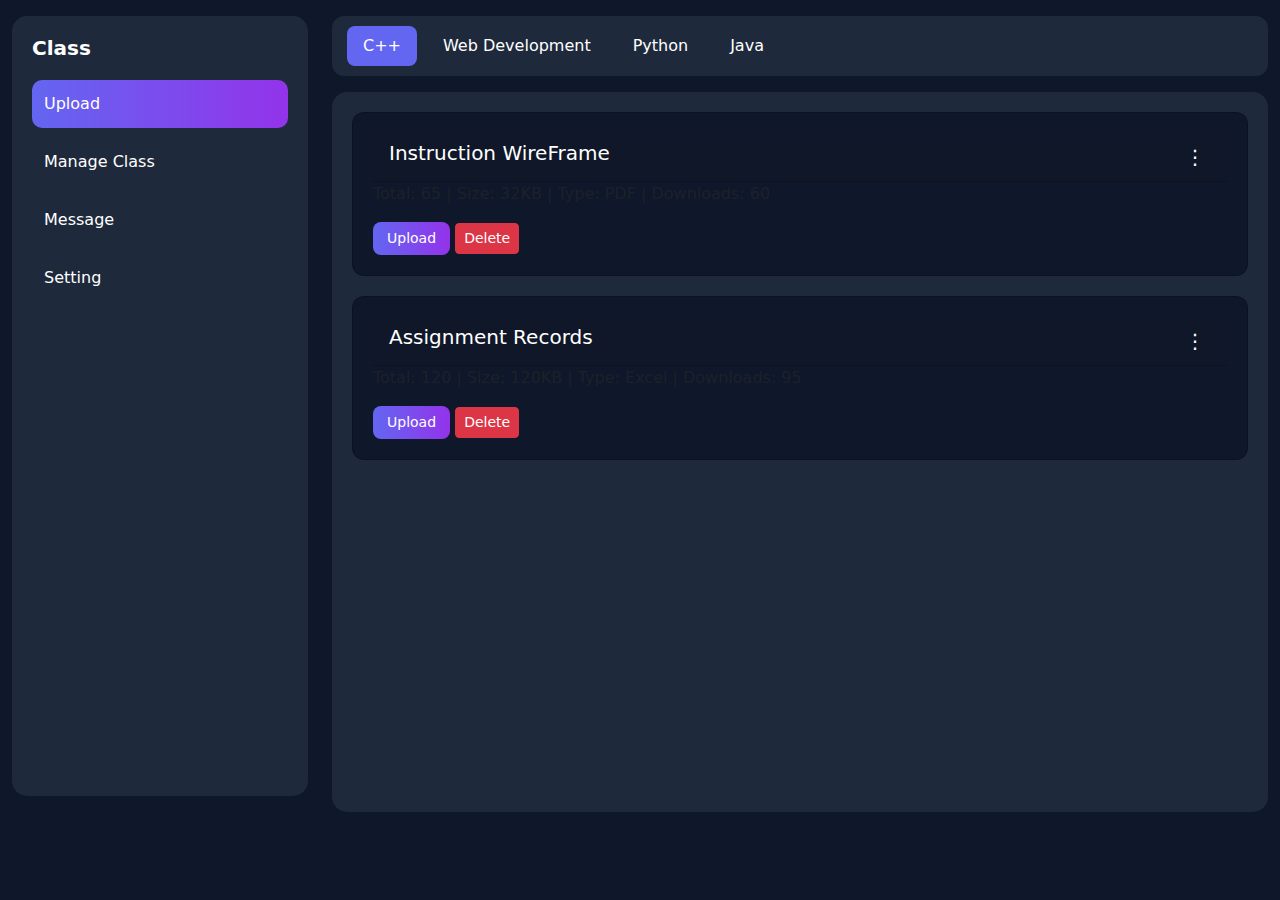
<file: faculty-index.html>
<!doctype html>
<html lang="en">
<head>
  <meta charset="utf-8">
  <meta name="viewport" content="width=device-width, initial-scale=1">
  <title>Head Of Faculty</title>
  <link href="https://cdn.jsdelivr.net/npm/bootstrap@5.3.3/dist/css/bootstrap.min.css" rel="stylesheet">
  <style>
    body {
      background: #0f172a;
      color: #fff;
      min-height: 100vh;
    }
    .sidebar {
      background: #1e293b;
      border-radius: 15px;
      padding: 20px;
      height: 100%;
    }
    .sidebar h5 {
      font-weight: 600;
      margin-bottom: 20px;
    }
    .sidebar .nav-link {
      color: #fff;
      padding: 12px;
      border-radius: 10px;
      margin-bottom: 10px;
    }
    .sidebar .nav-link:hover, .sidebar .nav-link.active {
      background: linear-gradient(90deg, #6366f1, #9333ea);
      color: #fff;
    }
    .tabs {
      background: #1e293b;
      border-radius: 12px;
      padding: 10px;
    }
    .tabs .nav-link {
      color: #fff;
      border-radius: 8px;
      margin: 0 5px;
    }
    .tabs .nav-link.active {
      background: #6366f1;
    }
    .content-area {
      background: #1e293b;
      border-radius: 15px;
      padding: 20px;
      min-height: 80vh;
    }
    .card {
      background: #0f172a;
      border-radius: 12px;
      padding: 20px;
      margin-bottom: 20px;
      color: #fff;
    }
    .menu-btn {
      cursor: pointer;
      font-size: 20px;
      background: none;
      border: none;
      color: #fff;
    }
    .popup {
      display: none;
      position: fixed;
      top: 50%;
      left: 50%;
      transform: translate(-50%, -50%);
      background: #1e293b;
      padding: 20px;
      border-radius: 12px;
      z-index: 1000;
      width: 400px;
      color: white;
    }
    .popup.active {
      display: block;
    }
    .overlay {
      display: none;
      position: fixed;
      top: 0;
      left: 0;
      width: 100%;
      height: 100%;
      background: rgba(0,0,0,0.5);
      z-index: 999;
    }
    .overlay.active {
      display: block;
    }
    .btn-custom {
      background: linear-gradient(90deg, #6366f1, #9333ea);
      border: none;
      color: #fff;
      border-radius: 8px;
      padding: 6px 14px;
    }
    .btn-custom:hover {
      opacity: 0.9;
    }
  </style>
</head>
<body>
  <div class="container-fluid py-3">
    <div class="row">
      <!-- Sidebar -->
      <div class="col-12 col-md-3 mb-3">
        <div class="sidebar h-100">
          <h5>Class</h5>
          <a href="#" class="nav-link active">Upload</a>
          <a href="faculty-manage-class.html" class="nav-link">Manage Class</a>
          <a href="faculty-messages.html" class="nav-link">Message</a>
          <a href="faculty-settings.html" class="nav-link">Setting</a>
        </div>
      </div>

      <!-- Main content -->
      <div class="col-12 col-md-9">
        <ul class="nav nav-pills tabs mb-3">
          <li class="nav-item"><a class="nav-link active" href="#">C++</a></li>
          <li class="nav-item"><a class="nav-link" href="#">Web Development</a></li>
          <li class="nav-item"><a class="nav-link" href="#">Python</a></li>
          <li class="nav-item"><a class="nav-link" href="#">Java</a></li>
        </ul>

        <div class="content-area">
          <!-- Card Example -->
          <div class="card" id="instructionCard">
            <div class="card-header d-flex justify-content-between align-items-center">
              <h5>Instruction WireFrame</h5>
              <button class="menu-btn" onclick="openPopup()">⋮</button>
            </div>
            <div class="card-content">
              <p class="text-muted">Total: 65 | Size: 32KB | Type: PDF | Downloads: 60</p>
              <div class="mt-2">
                <button class="btn btn-custom btn-sm" onclick="uploadFile()">Upload</button>
                <button class="btn btn-danger btn-sm" onclick="deleteCard(this)">Delete</button>
              </div>
            </div>
          </div>

          <!-- Another Card -->
          <div class="card">
            <div class="card-header d-flex justify-content-between align-items-center">
              <h5>Assignment Records</h5>
              <button class="menu-btn" onclick="openPopup()">⋮</button>
            </div>
            <div class="card-content">
              <p class="text-muted">Total: 120 | Size: 120KB | Type: Excel | Downloads: 95</p>
              <div class="mt-2">
                <button class="btn btn-custom btn-sm" onclick="uploadFile()">Upload</button>
                <button class="btn btn-danger btn-sm" onclick="deleteCard(this)">Delete</button>
              </div>
            </div>
          </div>
        </div>
      </div>
    </div>
  </div>

  <!-- Popup -->
  <div class="overlay" id="overlay" onclick="closePopup()"></div>
  <div class="popup" id="popup">
    <h6>File Details</h6>
    <p><strong>Total:</strong> 65</p>
    <p><strong>Size:</strong> 32KB</p>
    <p><strong>Type:</strong> PDF</p>
    <p><strong>Downloads:</strong> 60</p>
    <input type="file" id="fileInput" hidden>   
    <button class="btn btn-secondary btn-sm mt-2" onclick="closePopup()">Close</button>
  </div>

  <script src="https://cdn.jsdelivr.net/npm/bootstrap@5.3.3/dist/js/bootstrap.bundle.min.js"></script>
  <script>
    function openPopup() {
      document.getElementById("popup").classList.add("active");
      document.getElementById("overlay").classList.add("active");
    }
    function closePopup() {
      document.getElementById("popup").classList.remove("active");
      document.getElementById("overlay").classList.remove("active");
    }
    function uploadFile() {
      document.getElementById('fileInput').click();
    }
    function deleteCard(btn) {
      btn.closest(".card").style.display = "none";
    }
  </script>
</body>
</html>
</file>
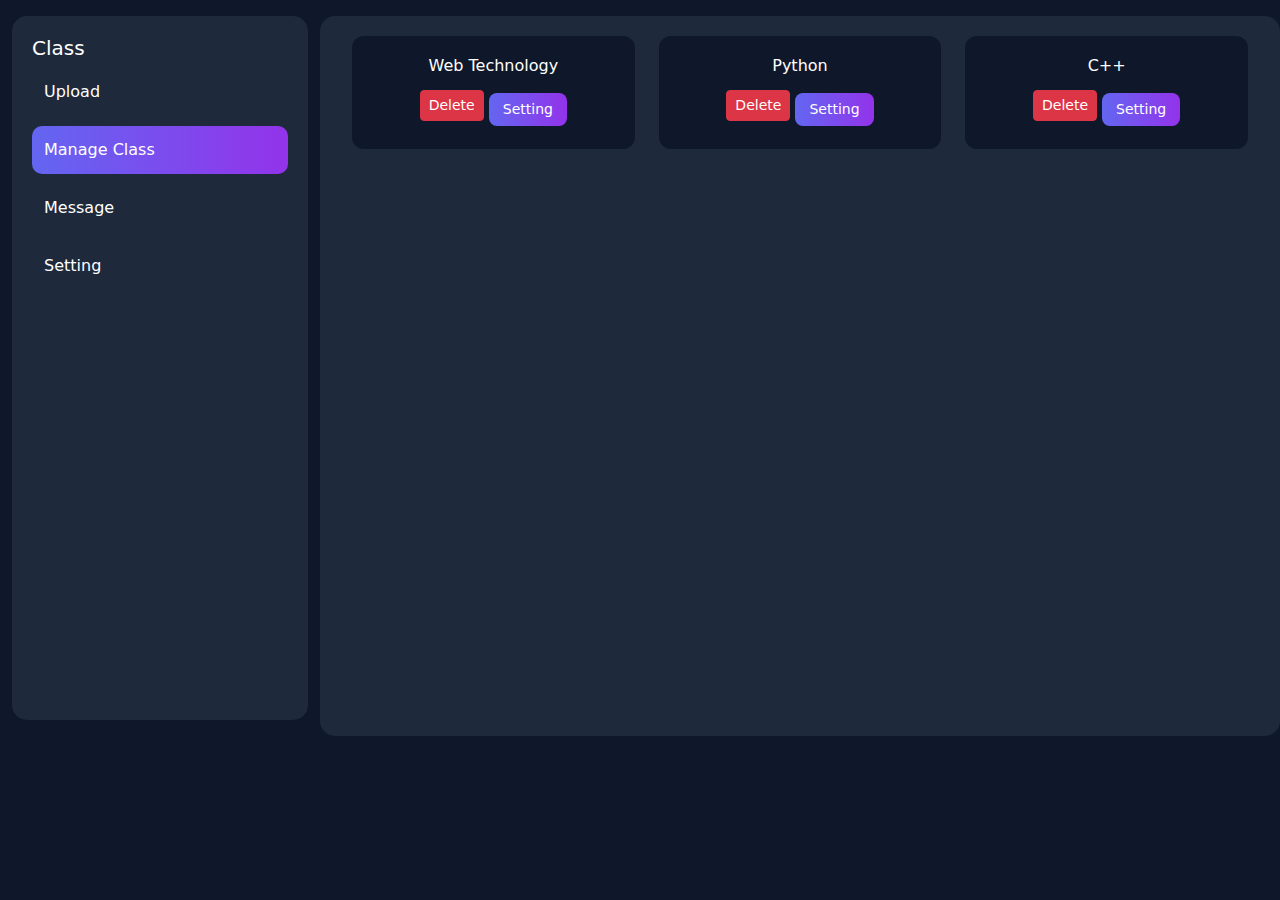
<file: faculty-manage-class.html>
<!doctype html>
<html lang="en">
<head>
  <meta charset="utf-8">
  <meta name="viewport" content="width=device-width, initial-scale=1">
  <title>Manage Class - Faculty</title>
  <link href="https://cdn.jsdelivr.net/npm/bootstrap@5.3.3/dist/css/bootstrap.min.css" rel="stylesheet">
  <style>
    body {
      background: #0f172a;
      color: #fff;
      min-height: 100vh;
    }
    .sidebar {
      background: #1e293b;
      border-radius: 15px;
      padding: 20px;
      height: 100%;
    }
    .sidebar .nav-link {
      color: #fff;
      padding: 12px;
      border-radius: 10px;
      margin-bottom: 10px;
    }
    .sidebar .nav-link:hover, .sidebar .nav-link.active {
      background: linear-gradient(90deg, #6366f1, #9333ea);
      color: #fff;
    }
    .tabs {
      background: #1e293b;
      border-radius: 12px;
      padding: 10px;
    }
    .tabs .nav-link {
      color: #fff;
      border-radius: 8px;
      margin: 0 5px;
    }
    .tabs .nav-link.active {
      background: #6366f1;
    }
    .content-area {
      background: #1e293b;
      border-radius: 15px;
      padding: 20px;
      min-height: 80vh;
    }
    .class-card {
      background: #0f172a;
      border-radius: 12px;
      padding: 20px;
      text-align: center;
      margin-bottom: 20px;
    }
    .class-card h6 {
      margin-bottom: 15px;
    }
    .btn-custom {
      background: linear-gradient(90deg, #6366f1, #9333ea);
      border: none;
      color: #fff;
      border-radius: 8px;
      padding: 6px 14px;
    }
    .btn-custom:hover {
      opacity: 0.9;
    }
    .popup {
      display: none;
      position: fixed;
      top: 50%;
      left: 50%;
      transform: translate(-50%, -50%);
      background: #1e293b;
      padding: 20px;
      border-radius: 12px;
      z-index: 1000;
      width: 400px;
      color: white;
    }
    .popup.active {
      display: block;
    }
    .overlay {
      display: none;
      position: fixed;
      top: 0;
      left: 0;
      width: 100%;
      height: 100%;
      background: rgba(0,0,0,0.5);
      z-index: 999;
    }
    .overlay.active {
      display: block;
    }
  </style>
</head>
<body>
  <div class="container-fluid py-3">
    <div class="row">
      <!-- Sidebar -->
      <div class="col-12 col-md-3 mb-3">
        <div class="sidebar h-100">
          <h5>Class</h5>
          <a href="faculty-index.html" class="nav-link">Upload</a>
          <a href="faculty-manage-class.html" class="nav-link active">Manage Class</a>
          <a href="faculty-messages.html" class="nav-link">Message</a>
          <a href="faculty-settings.html" class="nav-link">Setting</a>
        </div>
      </div>

      <!-- Main content -->
      <div class="col-12 col-md-9">
        

        <div class="content-area row">
          <!-- Example Class Card -->
          <div class="col-md-4">
            <div class="class-card">
              <h6>Web Technology</h6>
              <button class="btn btn-danger btn-sm mb-2" onclick="deleteClass(this)">Delete</button>
              <button class="btn btn-custom btn-sm" onclick="openPopup('Web Technology',65,'5 Docs')">Setting</button>
            </div>
          </div>

          <div class="col-md-4">
            <div class="class-card">
              <h6>Python</h6>
              <button class="btn btn-danger btn-sm mb-2" onclick="deleteClass(this)">Delete</button>
              <button class="btn btn-custom btn-sm" onclick="openPopup('Python',40,'10 Docs')">Setting</button>
            </div>
          </div>

          <div class="col-md-4">
            <div class="class-card">
              <h6>C++</h6>
              <button class="btn btn-danger btn-sm mb-2" onclick="deleteClass(this)">Delete</button>
              <button class="btn btn-custom btn-sm" onclick="openPopup('C++',30,'8 Docs')">Setting</button>
            </div>
          </div>
        </div>
      </div>
    </div>
  </div>

  <!-- Popup -->
  <div class="overlay" id="overlay" onclick="closePopup()"></div>
  <div class="popup" id="popup">
    <h6 id="popupTitle">Class Name</h6>
    <p><strong>Total:</strong> <span id="popupTotal">0</span></p>
    <p><strong>Uploaded:</strong> <span id="popupUploaded">0 Docs</span></p>
    <label>Change Name</label>
    <input type="text" class="form-control mb-2" id="popupInput" placeholder="Write Here">
    <button class="btn-custom" onclick="saveName()">Save</button>
  </div>

  <script src="https://cdn.jsdelivr.net/npm/bootstrap@5.3.3/dist/js/bootstrap.bundle.min.js"></script>
  <script>
    function deleteClass(btn) {
      btn.closest(".class-card").style.display = "none";
    }
    function openPopup(name,total,uploaded) {
      document.getElementById("popupTitle").innerText = name;
      document.getElementById("popupTotal").innerText = total;
      document.getElementById("popupUploaded").innerText = uploaded;
      document.getElementById("overlay").classList.add("active");
      document.getElementById("popup").classList.add("active");
    }
    function closePopup() {
      document.getElementById("overlay").classList.remove("active");
      document.getElementById("popup").classList.remove("active");
    }
    function saveName() {
      alert("Name changed to: " + document.getElementById("popupInput").value);
      closePopup();
    }
  </script>
</body>
</html>
</file>
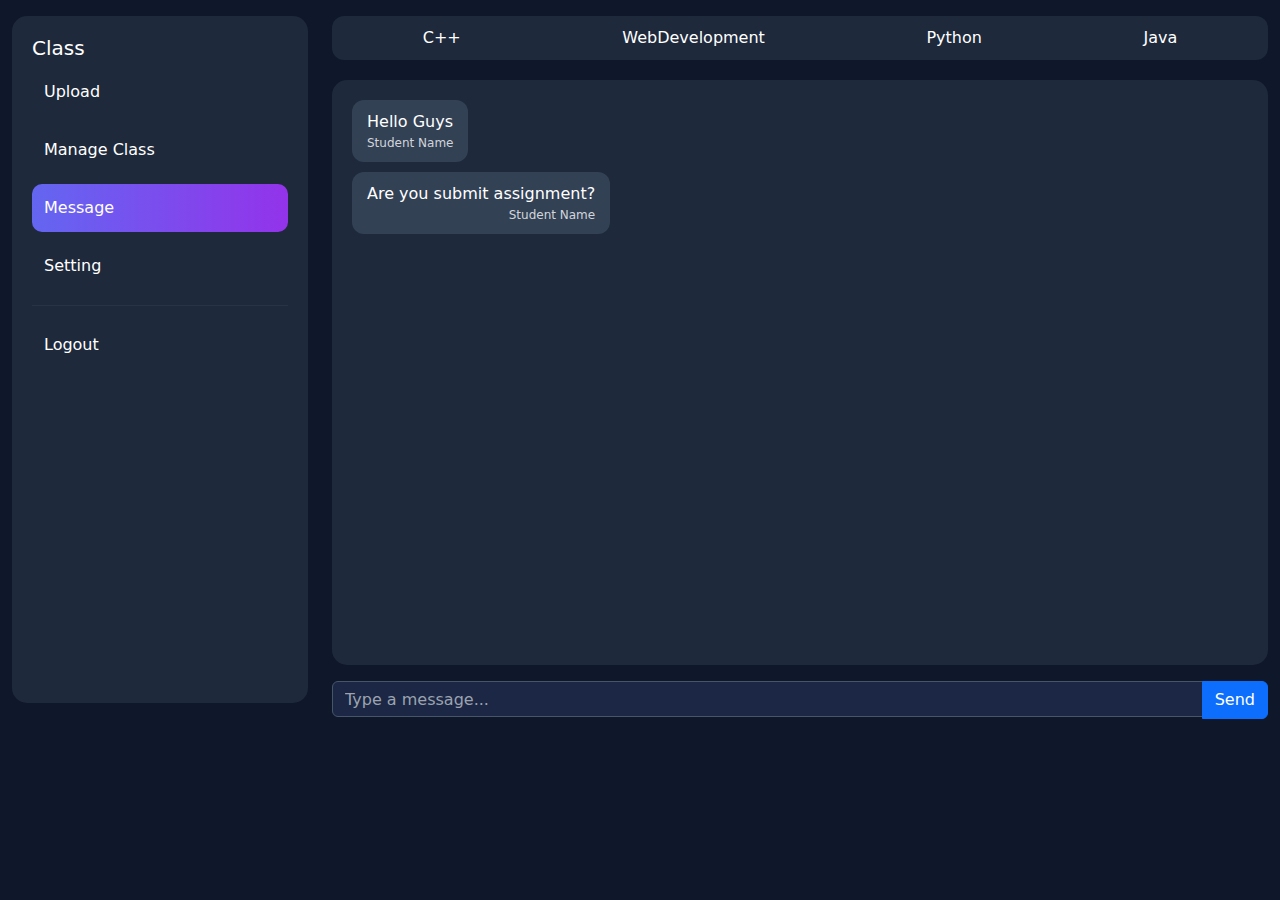
<file: faculty-messages.html>
<!doctype html>
<html lang="en">
<head>
  <meta charset="utf-8">
  <meta name="viewport" content="width=device-width, initial-scale=1">
  <title>Message - Faculty</title>
  <link href="https://cdn.jsdelivr.net/npm/bootstrap@5.3.3/dist/css/bootstrap.min.css" rel="stylesheet">
  <style>
    body {
      background: #0f172a;
      color: #fff;
      min-height: 100vh;
    }
    .sidebar {
      background: #1e293b;
      border-radius: 15px;
      padding: 20px;
      height: 100%;
    }
    .sidebar .nav-link {
      color: #fff;
      padding: 12px;
      border-radius: 10px;
      margin-bottom: 10px;
    }
    .sidebar .nav-link:hover, .sidebar .nav-link.active {
      background: linear-gradient(90deg, #6366f1, #9333ea);
      color: #fff;
    }
    .tabs {
      background: #1e293b;
      border-radius: 12px;
      padding: 10px;
      margin-bottom: 20px;
    }
    .content-area {
      background: #1e293b;
      border-radius: 15px;
      padding: 20px;
      min-height: 65vh;
      max-height: 65vh;
      overflow-y: auto;
    }
    .message-box {
      border-radius: 12px;
      padding: 10px 15px;
      margin-bottom: 10px;
      width: fit-content;
      max-width: 70%;
    }
    .message-box small {
      display: block;
      text-align: right;
      font-size: 12px;
      color: #d1d5db;
    }
    /* Student (left) */
    .received {
      background: #334155;
    }
    /* Faculty (right / sent) */
    .sent {
      background: linear-gradient(90deg, #6366f1, #9333ea);
      color: #fff;
    }
    /* Input styling */
    .form-control {
      background: #1b2744;
      color: #fff;
      border: 1px solid #475569;
      height: 4vh;
    }
    .form-control::placeholder {
      color: #9ca3af;
    }
    .form-control:focus {
      background: #1e293b;
      border-color: #6366f1;
      box-shadow: none;
      color: #fff;
    }
  </style>
</head>
<body>
  <div class="container-fluid py-3">
    <div class="row">
      <!-- Sidebar -->
      <div class="col-12 col-md-3 mb-3">
        <div class="sidebar h-100">
          <h5>Class</h5>
          <a href="faculty-index.html" class="nav-link">Upload</a>
          <a href="faculty-manage-class.html" class="nav-link">Manage Class</a>
          <a href="faculty-messages.html" class="nav-link active">Message</a>
          <a href="faculty-settings.html" class="nav-link">Setting</a>
          <hr style="border-color: #475569; margin: 15px 0;">
          <a href="login.html" class="nav-link">Logout</a>
        </div>
      </div>

      <!-- Main Content -->
      <div class="col-12 col-md-9">
        <div class="tabs d-flex justify-content-around">
          <span>C++</span>
          <span>WebDevelopment</span>
          <span>Python</span>
          <span>Java</span>
        </div>

        <div class="content-area" id="chat-area">
          <div class="message-box received">
            Hello Guys
            <small>Student Name</small>
          </div>
          <div class="message-box received">
            Are you submit assignment?
            <small>Student Name</small>
          </div>
        </div>

        <!-- Input box -->
        <div class="input-group mt-3">
          <input id="chat-input" type="text" class="form-control" placeholder="Type a message...">
          <button id="chat-send" class="btn btn-primary">Send</button>
        </div>
      </div>
    </div>
  </div>

  <script>
    const sendBtn = document.getElementById("chat-send");
    const input = document.getElementById("chat-input");
    const chatArea = document.getElementById("chat-area");

    function sendMessage() {
      const text = input.value.trim();
      if (!text) return;

      const message = document.createElement("div");
      message.className = "message-box sent ms-auto"; // Align right with "sent" style
      message.innerHTML = `${text}<small>Faculty</small>`;

      chatArea.appendChild(message);
      chatArea.scrollTop = chatArea.scrollHeight;

      input.value = "";
    }

    sendBtn.addEventListener("click", sendMessage);
    input.addEventListener("keypress", function(e) {
      if (e.key === "Enter") sendMessage();
    });
  </script>
</body>
</html>
</file>
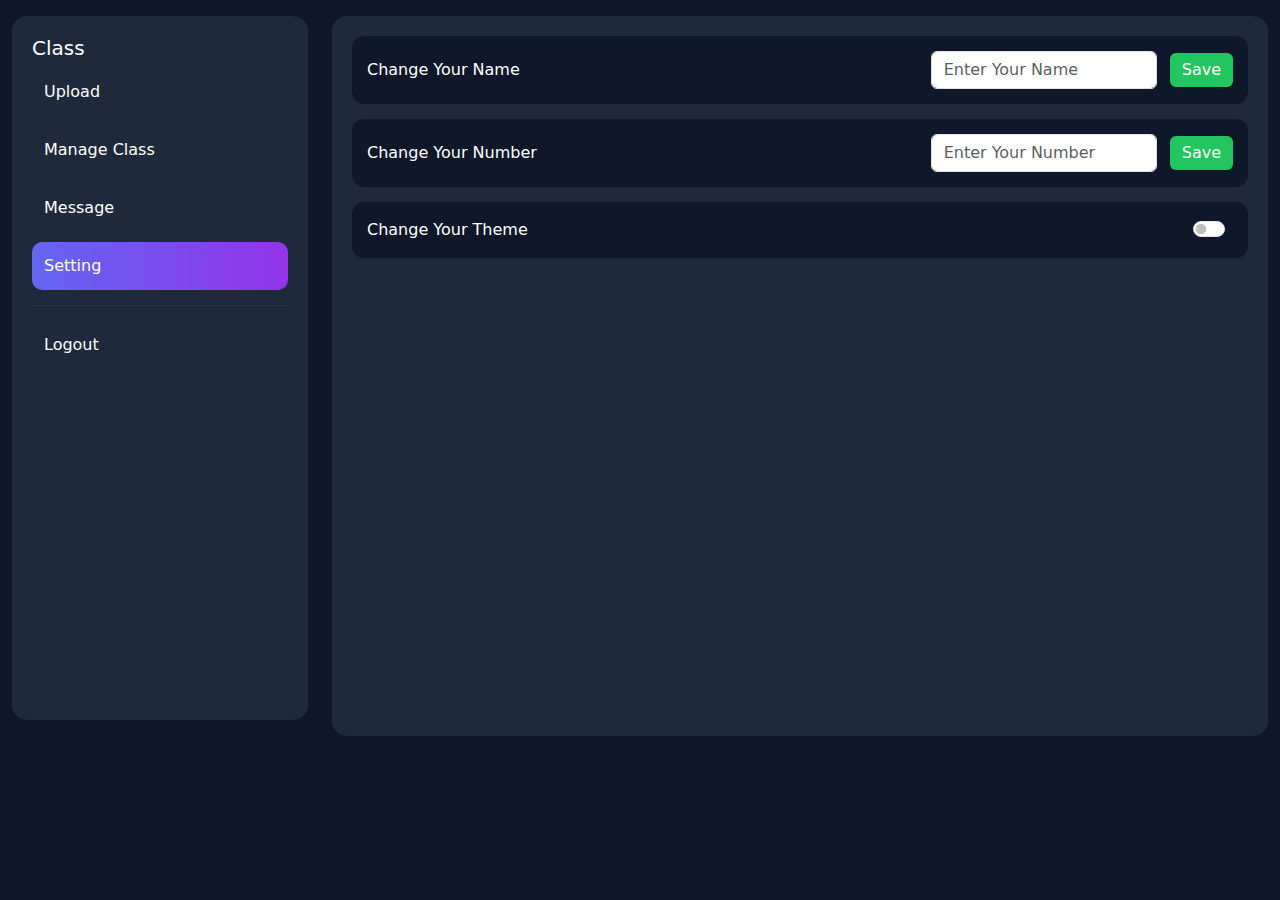
<file: faculty-settings.html>
<!doctype html>
<html lang="en">
<head>
  <meta charset="utf-8">
  <meta name="viewport" content="width=device-width, initial-scale=1">
  <title>Settings - Faculty</title>
  <link href="https://cdn.jsdelivr.net/npm/bootstrap@5.3.3/dist/css/bootstrap.min.css" rel="stylesheet">
  <style>
    body {
      background: #0f172a;
      color: #fff;
      min-height: 100vh;
    }
    .sidebar {
      background: #1e293b;
      border-radius: 15px;
      padding: 20px;
      height: 100%;
    }
    .sidebar .nav-link {
      color: #fff;
      padding: 12px;
      border-radius: 10px;
      margin-bottom: 10px;
    }
    .sidebar .nav-link:hover, .sidebar .nav-link.active {
      background: linear-gradient(90deg, #6366f1, #9333ea);
      color: #fff;
    }
    .tabs {
      background: #1e293b;
      border-radius: 12px;
      padding: 10px;
      margin-bottom: 20px;
    }
    .content-area {
      background: #1e293b;
      border-radius: 15px;
      padding: 20px;
      min-height: 80vh;
    }
    .setting-item {
      background: #0f172a;
      border-radius: 12px;
      padding: 15px;
      margin-bottom: 15px;
      display: flex;
      justify-content: space-between;
      align-items: center;
    }
    .btn-save {
      background: #22c55e;
      color: #fff;
      border: none;
      border-radius: 6px;
      padding: 5px 12px;
    }
    .btn-save:hover {
      opacity: 0.9;
    }
  </style>
</head>
<body>
  <div class="container-fluid py-3">
    <div class="row">
      <!-- Sidebar -->
      <div class="col-12 col-md-3 mb-3">
        <div class="sidebar h-100">
          <h5>Class</h5>
          <a href="faculty-index.html" class="nav-link">Upload</a>
          <a href="faculty-manage-class.html" class="nav-link">Manage Class</a>
          <a href="faculty-messages.html" class="nav-link">Message</a>
          <a href="faculty-settings.html" class="nav-link active">Setting</a>
          <hr style="border-color: #475569; margin: 15px 0;">
          <a href="login.html" class="nav-link">Logout</a>
        </div>
      </div>

      <!-- Main Content -->
      <div class="col-12 col-md-9">

        <div class="content-area">
          <div class="setting-item">
            <span>Change Your Name</span>
            <div>
              <input type="text" class="form-control d-inline-block w-auto" placeholder="Enter Your Name">
              <button class="btn-save ms-2">Save</button>
            </div>
          </div>
          <div class="setting-item">
            <span>Change Your Number</span>
            <div>
              <input type="text" class="form-control d-inline-block w-auto" placeholder="Enter Your Number">
              <button class="btn-save ms-2">Save</button>
            </div>
          </div>
          <div class="setting-item">
            <span>Change Your Theme</span>
            <div class="form-check form-switch">
              <input class="form-check-input" type="checkbox" role="switch">
            </div>
          </div>
        </div>
      </div>
    </div>
  </div>
</body>
</html>
</file>
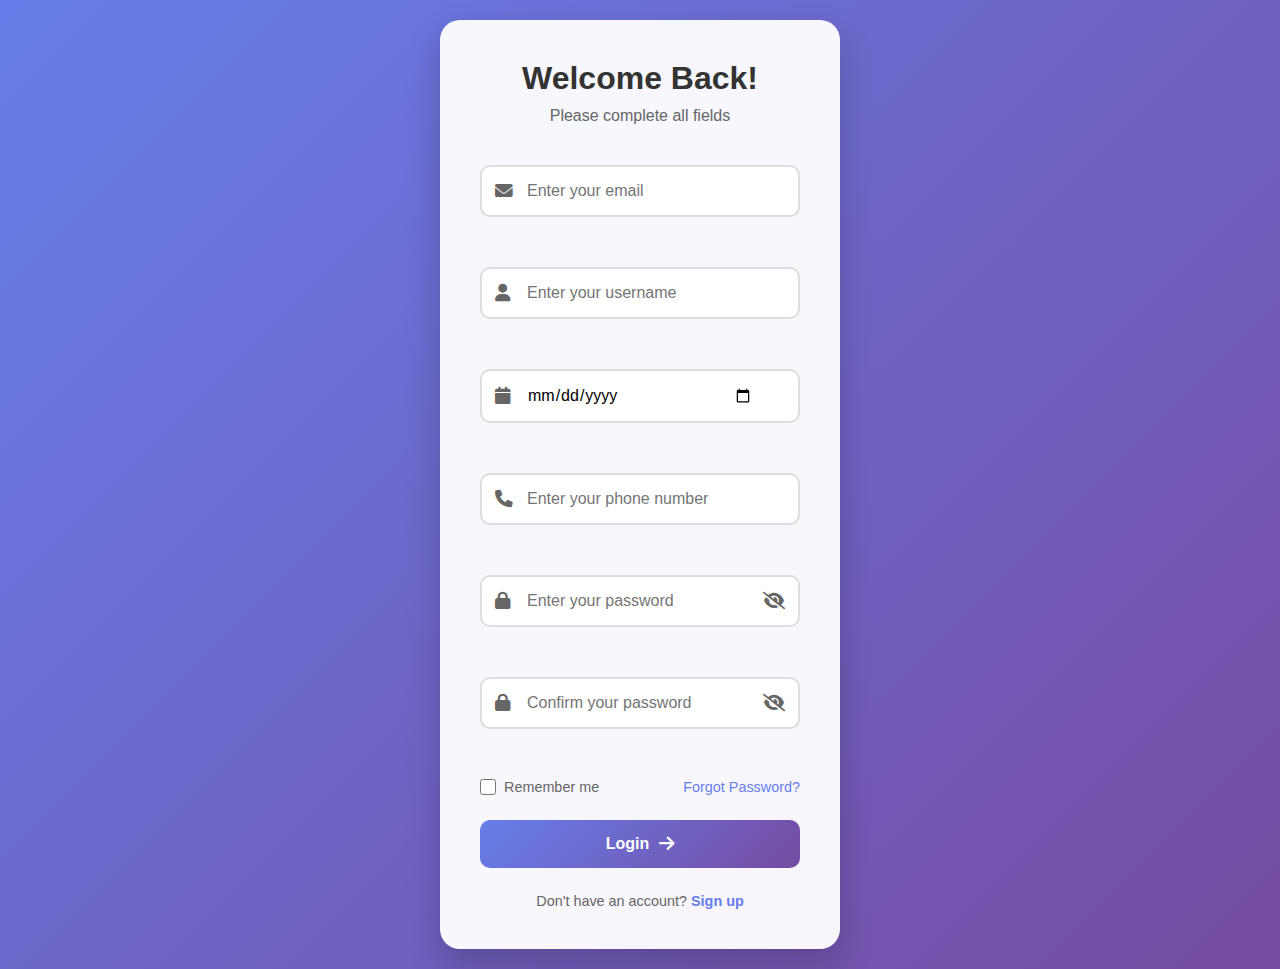
<file: login.html>
<!DOCTYPE html>
<html lang="en">
<head>
    <meta charset="UTF-8">
    <meta name="viewport" content="width=device-width, initial-scale=1.0">
    <title>Login Form</title>
    <link rel="stylesheet" href="assets/css/login.css">
    <link rel="stylesheet" href="https://cdnjs.cloudflare.com/ajax/libs/font-awesome/6.0.0/css/all.min.css">
</head>
<body>
    <div class="container">
        <div class="login-container">
            <div class="login-header">
                <h2>Welcome Back!</h2>
                <p>Please complete all fields</p>
            </div>
            
            <form id="loginForm" class="login-form">
                <div class="form-group">
                    <div class="input-group">
                        <i class="fas fa-envelope"></i>
                        <input type="text" id="email" name="email" placeholder="Enter your email">
                    </div>
                    <div class="error-message" id="emailError"></div>
                </div>

                <div class="form-group">
                    <div class="input-group">
                        <i class="fas fa-user"></i>
                        <input type="text" id="username" name="username" placeholder="Enter your username">
                    </div>
                    <div class="error-message" id="usernameError"></div>
                </div>

                <div class="form-group">
                    <div class="input-group">
                        <i class="fas fa-calendar"></i>
                        <input type="date" id="birthdate" name="birthdate">
                    </div>
                    <div class="error-message" id="birthdateError"></div>
                </div>

                <div class="form-group">
                    <div class="input-group">
                        <i class="fas fa-phone"></i>
                        <input type="text" id="phone" name="phone" placeholder="Enter your phone number">
                    </div>
                    <div class="error-message" id="phoneError"></div>
                </div>

                <div class="form-group">
                    <div class="input-group">
                        <i class="fas fa-lock"></i>
                        <input type="password" id="password" name="password" placeholder="Enter your password">
                        <i class="fas fa-eye-slash toggle-password" id="togglePassword"></i>
                    </div>
                    <div class="error-message" id="passwordError"></div>
                </div>

                <div class="form-group">
                    <div class="input-group">
                        <i class="fas fa-lock"></i>
                        <input type="password" id="confirmPassword" name="confirmPassword" placeholder="Confirm your password">
                        <i class="fas fa-eye-slash toggle-password" id="toggleConfirmPassword"></i>
                    </div>
                    <div class="error-message" id="confirmPasswordError"></div>
                </div>

                <div class="form-options">
                    <label class="remember-me">
                        <input type="checkbox" id="remember">
                        <span>Remember me</span>
                    </label>
                    <a href="#" class="forgot-password">Forgot Password?</a>
                </div>

                <button type="submit" class="login-button">
                    <span>Login</span>
                    <i class="fas fa-arrow-right"></i>
                </button>

                <div class="register-link">
                    Don't have an account? <a href="#">Sign up</a>
                </div>
            </form>
        </div>
    </div>
</body>
<script src="assets/js/login.js"></script>
</html>
</file>
<file: assets/css/login.css>
* {
    margin: 0;
    padding: 0;
    box-sizing: border-box;
    font-family: 'Segoe UI', Tahoma, Geneva, Verdana, sans-serif;
}

body {
    min-height: 100vh;
    background: linear-gradient(135deg, #667eea 0%, #764ba2 100%);
    display: flex;
    align-items: center;
    justify-content: center;
}

.container {
    width: 100%;
    display: flex;
    justify-content: center;
    align-items: center;
    padding: 20px;
}

.login-container {
    background: rgba(255, 255, 255, 0.95);
    max-width: 400px;
    width: 100%;
    padding: 40px;
    border-radius: 20px;
    box-shadow: 0 15px 35px rgba(0, 0, 0, 0.2);
}

.login-header {
    text-align: center;
    margin-bottom: 40px;
}

.login-header h2 {
    color: #333;
    font-size: 2em;
    margin-bottom: 10px;
}

.login-header p {
    color: #666;
    font-size: 1em;
}

.login-form {
    display: flex;
    flex-direction: column;
    gap: 25px;
}

.form-group {
    position: relative;
}

.input-group {
    position: relative;
    display: flex;
    align-items: center;
}

.input-group i {
    position: absolute;
    left: 15px;
    color: #666;
    font-size: 1.1em;
    transition: color 0.3s ease;
}

.input-group input {
    width: 100%;
    padding: 15px 45px;
    border: 2px solid #ddd;
    border-radius: 10px;
    font-size: 1em;
    transition: all 0.3s ease;
    outline: none;
}

.input-group input:focus {
    border-color: #667eea;
}

.input-group input:focus + i {
    color: #667eea;
}

.toggle-password {
    position: absolute !important;
    right: 15px !important;
    left: auto !important;
    cursor: pointer;
}

.error-message {
    color: #ff3b3b;
    font-size: 0.85em;
    margin-top: 5px;
    min-height: 20px;
    padding-left: 15px;
}

.form-options {
    display: flex;
    justify-content: space-between;
    align-items: center;
    font-size: 0.9em;
}

.remember-me {
    display: flex;
    align-items: center;
    gap: 8px;
    color: #666;
}

.remember-me input[type="checkbox"] {
    width: 16px;
    height: 16px;
    accent-color: #667eea;
}

.forgot-password {
    color: #667eea;
    text-decoration: none;
    transition: color 0.3s ease;
}

.forgot-password:hover {
    color: #764ba2;
}

.login-button {
    width: 100%;
    padding: 15px;
    background: linear-gradient(135deg, #667eea 0%, #764ba2 100%);
    border: none;
    border-radius: 10px;
    color: white;
    font-size: 1em;
    font-weight: 600;
    cursor: pointer;
    display: flex;
    justify-content: center;
    align-items: center;
    gap: 10px;
    transition: transform 0.3s ease;
}

.login-button:hover {
    transform: translateY(-2px);
}

.login-button i {
    font-size: 1.1em;
}

.register-link {
    text-align: center;
    color: #666;
    font-size: 0.9em;
}

.register-link a {
    color: #667eea;
    text-decoration: none;
    font-weight: 600;
    transition: color 0.3s ease;
}

.register-link a:hover {
    color: #764ba2;
}

/* Responsive Design */
@media (max-width: 480px) {
    .login-container {
        padding: 30px 20px;
    }

    .login-header h2 {
        font-size: 1.7em;
    }

    .form-options {
        flex-direction: column;
        gap: 15px;
        align-items: flex-start;
    }
}
</file>
